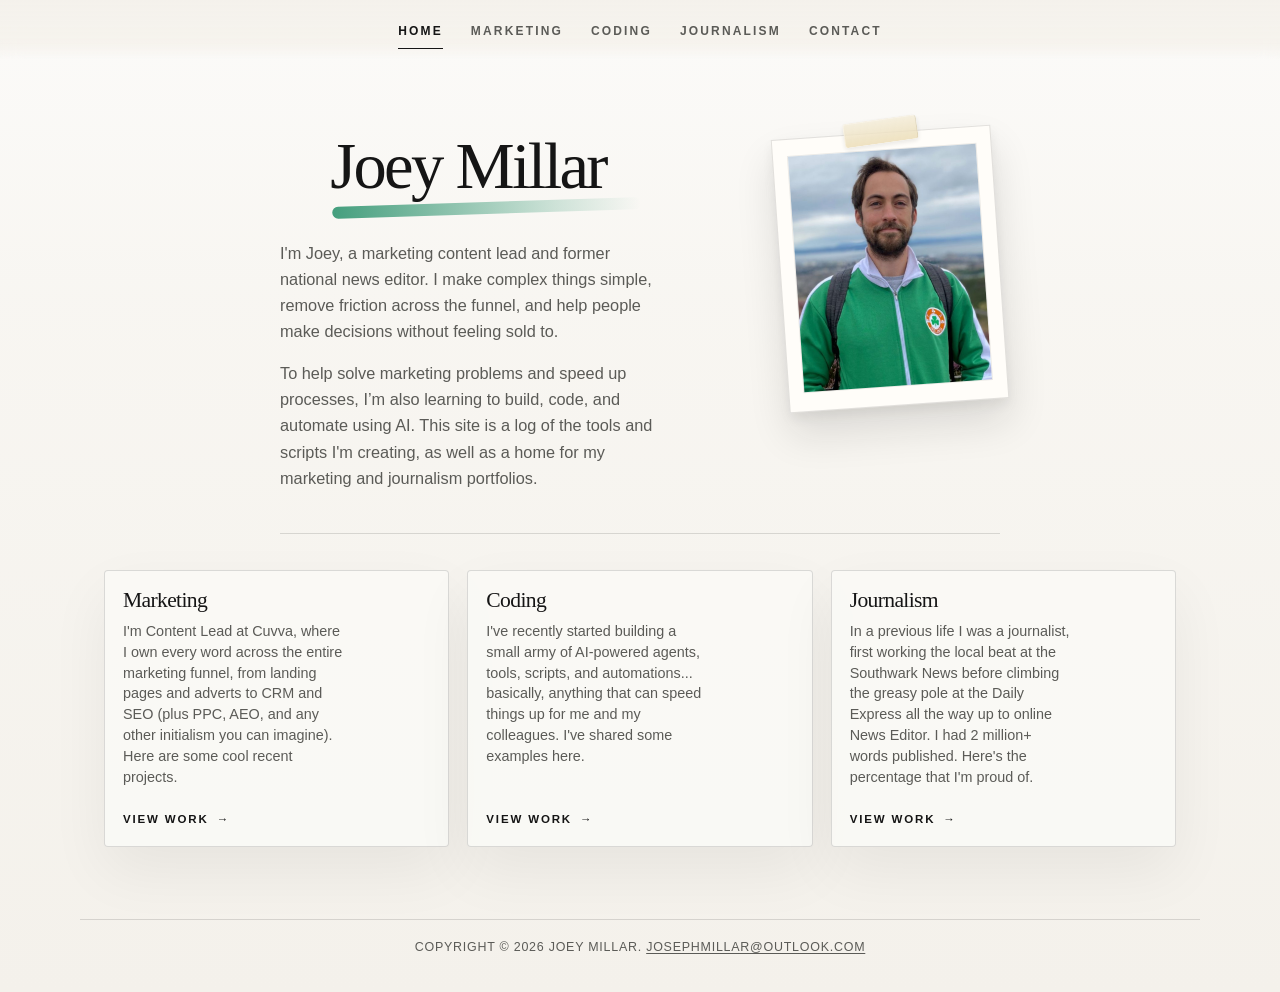
<file: index.html>
<!DOCTYPE html>
<html lang="en">
<head>
    <meta charset="UTF-8">
    <meta name="viewport" content="width=device-width, initial-scale=1.0">
    <meta name="description" content="Marketing content lead, vibe coder, former national news editor.">
    <meta name="author" content="Joey Millar">
    <title>Joey Millar | Marketing content lead, vibe coder, former national news editor</title>
    <link rel="canonical" href="https://joeymillar.com/">
    <meta property="og:type" content="website">
    <meta property="og:site_name" content="Joey Millar">
    <meta property="og:title" content="Joey Millar | Marketing content lead, vibe coder, former national news editor">
    <meta property="og:description" content="Marketing content lead, vibe coder, former national news editor.">
    <meta property="og:url" content="https://joeymillar.com/">
    <meta property="og:image" content="https://joeymillar.com/images/me.jpg">
    <meta name="twitter:card" content="summary_large_image">
    <meta name="twitter:title" content="Joey Millar | Marketing content lead, vibe coder, former national news editor">
    <meta name="twitter:description" content="Marketing content lead, vibe coder, former national news editor.">
    <meta name="twitter:image" content="https://joeymillar.com/images/me.jpg">
    <link rel="icon" href="data:image/svg+xml,%3Csvg xmlns='http://www.w3.org/2000/svg' viewBox='0 0 64 64'%3E%3Ctext y='50' font-size='48'%3E%E2%9C%8D%EF%B8%8F%3C/text%3E%3C/svg%3E">
    <link rel="stylesheet" href="styles.css">
    <script type="application/ld+json">
        {
            "@context": "https://schema.org",
            "@graph": [
                {
                    "@type": "WebSite",
                    "name": "Joey Millar",
                    "url": "https://joeymillar.com/"
                },
                {
                    "@type": "Person",
                    "name": "Joey Millar",
                    "url": "https://joeymillar.com/",
                    "image": "https://joeymillar.com/images/me.jpg",
                    "jobTitle": "Marketing content lead, vibe coder, former national news editor",
                    "worksFor": {
                        "@type": "Organization",
                        "name": "Cuvva"
                    },
                    "sameAs": [
                        "https://www.linkedin.com/in/josephmillar/"
                    ]
                }
            ]
        }
    </script>
</head>
<body class="page-subpage page-home">
    <nav class="landing-nav" aria-label="Primary">
        <button class="nav-toggle" type="button" aria-expanded="false" aria-controls="primary-nav-links">
            Menu
        </button>
        <div class="nav-links" id="primary-nav-links">
            <a href="index.html" class="home-nav-link-joey" aria-current="page">Home</a>
            <a href="marketing.html" class="home-nav-link-copywriting">Marketing</a>
            <a href="coding.html" class="home-nav-link-web-dev">Coding</a>
            <a href="journalism.html" class="home-nav-link-journalism">Journalism</a>
            <a href="contact.html" class="home-nav-link-contact">Contact</a>
        </div>
    </nav>
    <main class="page-shell">
        <section class="page-header content-copy">
            <div class="page-hero">
                <div class="page-hero-copy">
                    <h1>Joey Millar</h1>
                    <p>I'm Joey, a marketing content lead and former national news editor. I make complex things simple, remove friction across the funnel, and help people make decisions without feeling sold to.</p>
                    <p>To help solve marketing problems and speed up processes, I’m also learning to build, code, and automate using AI. This site is a log of the tools and scripts I'm creating, as well as a home for my marketing and journalism portfolios.</p>
                </div>
                <figure class="polaroid-card">
                    <img src="images/me.jpg" alt="Joey Millar smiling outdoors in a dark jacket" loading="lazy">
                </figure>
            </div>
        </section>
        <section class="content">
            <div class="tile-container">
                <a href="marketing.html" class="tile-copywriting">
                    <div class="tile-content">
                        <h2 class="tile-title">Marketing</h2>
                        <p class="tile-preview">I'm Content Lead at Cuvva, where I own every word across the entire marketing funnel, from landing pages and adverts to CRM and SEO (plus PPC, AEO, and any other initialism you can imagine). Here are some cool recent projects.</p>
                        <span class="tile-cta">View work</span>
                    </div>
                </a>
                <a href="coding.html" class="tile-web-dev">
                    <div class="tile-content">
                        <h2 class="tile-title">Coding</h2>
                        <p class="tile-preview">I've recently started building a small army of AI-powered agents, tools, scripts, and automations... basically, anything that can speed things up for me and my colleagues. I've shared some examples here.</p>
                        <span class="tile-cta">View work</span>
                    </div>
                </a>
                <a href="journalism.html" class="tile-journalism">
                    <div class="tile-content">
                        <h2 class="tile-title">Journalism</h2>
                        <p class="tile-preview">In a previous life I was a journalist, first working the local beat at the Southwark News before climbing the greasy pole at the Daily Express all the way up to online News Editor. I had 2 million+ words published. Here's the percentage that I'm proud of.</p>
                        <span class="tile-cta">View work</span>
                    </div>
                </a>
            </div>
        </section>
    </main>
    <footer class="site-footer">
        <p>Copyright © 2026 Joey Millar. <a href="mailto:josephmillar@outlook.com">josephmillar@outlook.com</a></p>
    </footer>
    <script src="script.js" defer></script>
</body>
</html>
</file>
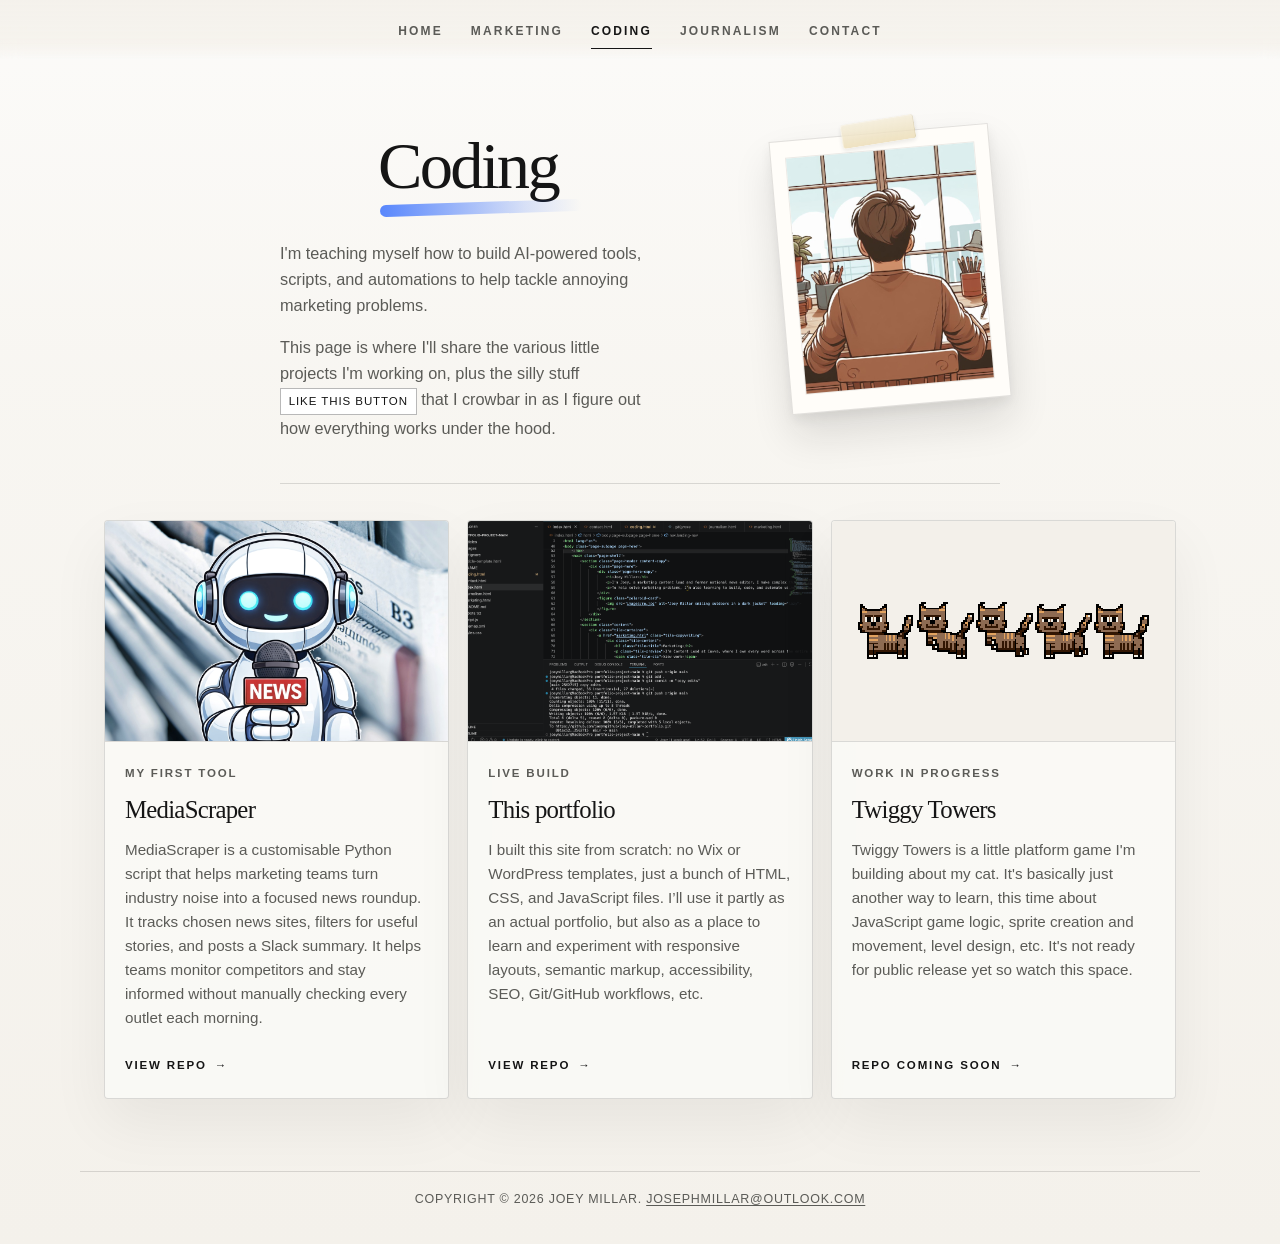
<file: coding.html>
<!DOCTYPE html>
<html lang="en">
<head>
    <meta charset="UTF-8">
    <meta name="viewport" content="width=device-width, initial-scale=1.0">
    <meta name="description" content="Joey Millar's coding projects, tools, automations, and AI agents">
    <meta name="author" content="Joey Millar">
    <title>Joey Millar | AI-powered marketing content lead and vibe coder</title>
    <link rel="canonical" href="https://joeymillar.com/coding.html">
    <meta property="og:type" content="website">
    <meta property="og:site_name" content="Joey Millar">
    <meta property="og:title" content="Joey Millar | AI-powered marketing content lead and vibe coder">
    <meta property="og:description" content="Joey Millar's coding projects, tools, automations, and AI agents">
    <meta property="og:url" content="https://joeymillar.com/coding.html">
    <meta property="og:image" content="https://joeymillar.com/images/joeymillar.jpg">
    <meta name="twitter:card" content="summary_large_image">
    <meta name="twitter:title" content="Joey Millar | AI-powered marketing content lead and vibe coder">
    <meta name="twitter:description" content="Joey Millar's coding projects, tools, automations, and AI agents">
    <meta name="twitter:image" content="https://joeymillar.com/images/joeymillar.jpg">
    <link rel="icon" href="data:image/svg+xml,%3Csvg xmlns='http://www.w3.org/2000/svg' viewBox='0 0 64 64'%3E%3Ctext y='50' font-size='48'%3E%E2%9C%8D%EF%B8%8F%3C/text%3E%3C/svg%3E">
    <link rel="stylesheet" href="styles.css">
    <script type="application/ld+json">
        {
            "@context": "https://schema.org",
            "@type": "Person",
            "name": "Joey Millar",
            "url": "https://joeymillar.com/",
            "image": "https://joeymillar.com/images/me.jpg",
            "jobTitle": "AI-powered marketing content lead and vibe coder",
            "sameAs": [
                "https://www.linkedin.com/in/josephmillar/"
            ]
        }
    </script>
</head>
<body class="page-subpage page-coding">

    <nav class="landing-nav" aria-label="Primary">
        <button class="nav-toggle" type="button" aria-expanded="false" aria-controls="primary-nav-links">
            Menu
        </button>
        <div class="nav-links" id="primary-nav-links">
            <a href="index.html" class="home-nav-link-joey">Home</a>
            <a href="marketing.html" class="home-nav-link-copywriting">Marketing</a>
            <a href="coding.html" class="home-nav-link-web-dev" aria-current="page">Coding</a>
            <a href="journalism.html" class="home-nav-link-journalism">Journalism</a>
            <a href="contact.html" class="home-nav-link-contact">Contact</a>
        </div>
    </nav>
    <main class="page-shell">
        <section class="page-header content-copy">
            <div class="page-hero">
                <div class="page-hero-copy">
                    <h1>Coding</h1>
                    <p>I'm teaching myself how to build AI-powered tools, scripts, and automations to help tackle annoying marketing problems.</p>
                    <p>This page is where I'll share the various little projects I'm working on, plus the silly stuff <button id="confettiButton" class="inline-button" type="button">like this button</button> that I crowbar in as I figure out how everything works under the hood.</p>
                </div>
                <figure class="polaroid-card">
                    <img src="images/joeymillar.jpg" alt="An illustrated portrait of Joey Millar" loading="lazy">
                </figure>
            </div>
        </section>
        <section class="content">
            <div class="tile-container">
        <a href="https://github.com/joeymgithub/media-scraper" target="_blank" rel="noopener noreferrer" class="tile-web-dev">
            <div class="tile-image-wrapper">
                <img src="images/media-scraper.jpg" alt="Preview image for the Media Scraper internal tool project" class="tile-image" loading="lazy">
            </div>
            <div class="tile-content">
                <p class="tile-meta">My first tool</p>
                <h2 class="tile-title">MediaScraper</h2>
                <p class="tile-preview">MediaScraper is a customisable Python script that helps marketing teams turn industry noise into a focused news roundup. It tracks chosen news sites, filters for useful stories, and posts a Slack summary. It helps teams monitor competitors and stay informed without manually checking every outlet each morning.</p>
                <span class="tile-cta">View repo</span>
            </div>
        </a>
        <a href="https://github.com/joeymgithub/joey-millar-portfolio" target="_blank" rel="noopener noreferrer" class="tile-web-dev">
            <div class="tile-image-wrapper">
                <img src="images/this-website.png" alt="Screenshot of this portfolio site being edited in a code editor" class="tile-image" loading="lazy">
            </div>
            <div class="tile-content">
                <p class="tile-meta">Live build</p>
                <h2 class="tile-title">This portfolio</h2>
                <p class="tile-preview">I built this site from scratch: no Wix or WordPress templates, just a bunch of HTML, CSS, and JavaScript files. I’ll use it partly as an actual portfolio, but also as a place to learn and experiment with responsive layouts, semantic markup, accessibility, SEO, Git/GitHub workflows, etc.</p>
                <span class="tile-cta">View repo</span>
            </div>
        </a>
        <div class="tile-web-dev">
            <div class="tile-image-wrapper">
                <img src="images/twiggy-walk-horizontal.png" alt="Twiggy Towers walking sprite sheet" class="tile-image tile-sprite-image" loading="lazy">
            </div>
            <div class="tile-content">
                <p class="tile-meta">Work in progress</p>
                <h2 class="tile-title">Twiggy Towers</h2>
                <p class="tile-preview">Twiggy Towers is a little platform game I'm building about my cat. It's basically just another way to learn, this time about JavaScript game logic, sprite creation and movement, level design, etc. It's not ready for public release yet so watch this space.</p>
                <span class="tile-cta">Repo coming soon</span>
            </div>
        </div>
            </div>
        </section>
    </main>
    <footer class="site-footer">
        <p>Copyright © 2026 Joey Millar. <a href="mailto:josephmillar@outlook.com">josephmillar@outlook.com</a></p>
    </footer>
    <script src="script.js" defer></script>
</body>
</html>
</file>
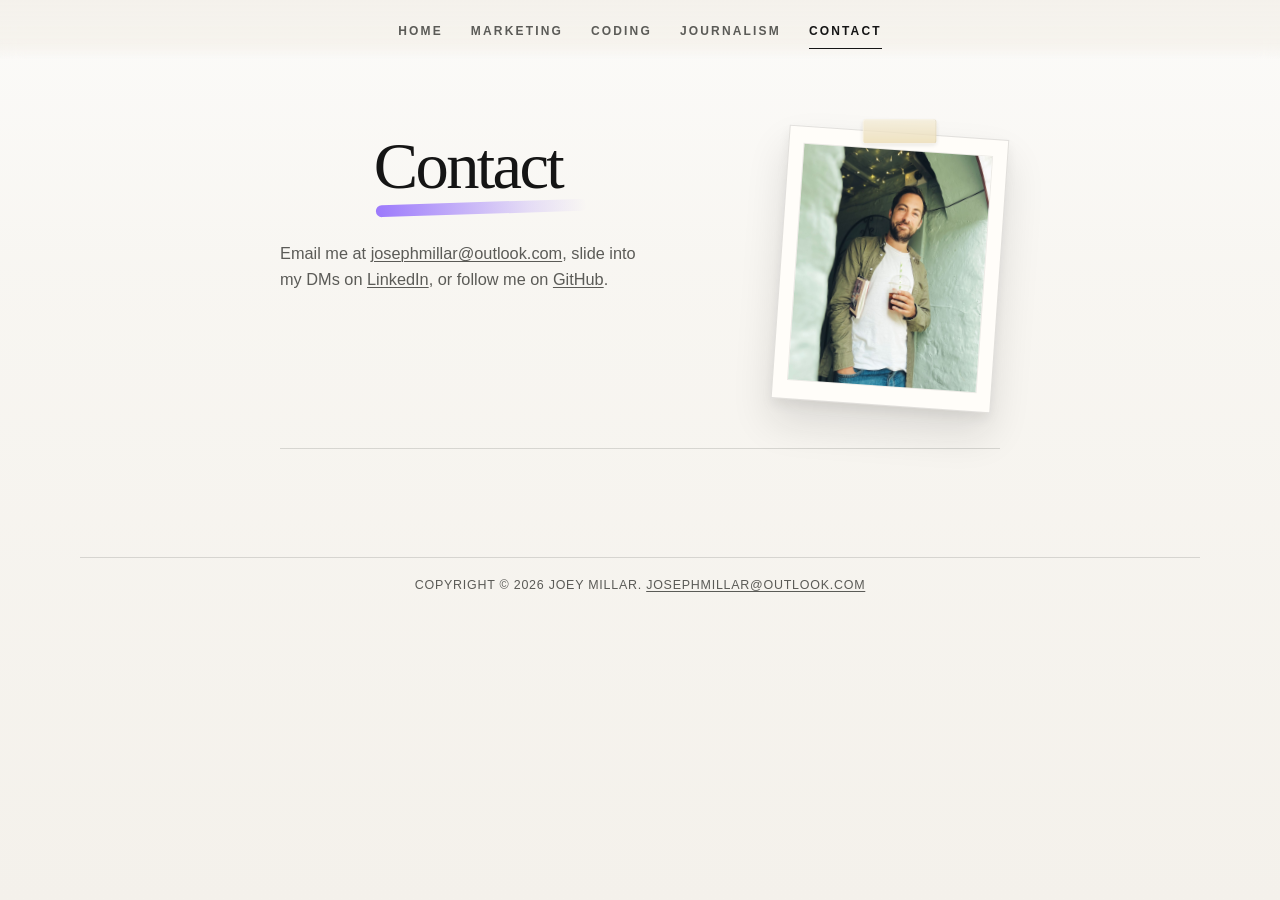
<file: contact.html>
<!DOCTYPE html>
<html lang="en">
<head>
    <meta charset="UTF-8">
    <meta name="viewport" content="width=device-width, initial-scale=1.0">
    <meta name="description" content="Contact Joey Millar, marketing content lead, vibe coder, former national news editor">
    <meta name="author" content="Joey Millar">
    <title>Contact Joey Millar | Marketing content lead, vibe coder, former national news editor</title>
    <link rel="canonical" href="https://joeymillar.com/contact.html">
    <meta property="og:type" content="website">
    <meta property="og:site_name" content="Joey Millar">
    <meta property="og:title" content="Contact Joey Millar | Content marketing lead and vibe coder">
    <meta property="og:description" content="Contact Joey Millar, marketing content lead, vibe coder, former national news editor">
    <meta property="og:url" content="https://joeymillar.com/contact.html">
    <meta property="og:image" content="https://joeymillar.com/images/joeymillar2.jpg">
    <meta name="twitter:card" content="summary_large_image">
    <meta name="twitter:title" content="Contact Joey Millar | Marketing content lead, vibe coder, former national news editor">
    <meta name="twitter:description" content="Contact Joey Millar, marketing content lead, vibe coder, former national news editor">
    <meta name="twitter:image" content="https://joeymillar.com/images/joeymillar2.jpg">
    <link rel="icon" href="data:image/svg+xml,%3Csvg xmlns='http://www.w3.org/2000/svg' viewBox='0 0 64 64'%3E%3Ctext y='50' font-size='48'%3E%E2%9C%8D%EF%B8%8F%3C/text%3E%3C/svg%3E">
    <link rel="stylesheet" href="styles.css">
    <script type="application/ld+json">
        {
            "@context": "https://schema.org",
            "@type": "Person",
            "name": "Joey Millar",
            "url": "https://joeymillar.com/",
            "image": "https://joeymillar.com/images/joeymillar2.jpg",
            "jobTitle": "Marketing content lead, vibe coder, former national news editor",
            "sameAs": [
                "https://www.linkedin.com/in/josephmillar/"
            ]
        }
    </script>
</head>
<body class="page-subpage page-contact">
    <nav class="landing-nav" aria-label="Primary">
        <button class="nav-toggle" type="button" aria-expanded="false" aria-controls="primary-nav-links">
            Menu
        </button>
        <div class="nav-links" id="primary-nav-links">
            <a href="index.html" class="home-nav-link-joey">Home</a>
            <a href="marketing.html" class="home-nav-link-copywriting">Marketing</a>
            <a href="coding.html" class="home-nav-link-web-dev">Coding</a>
            <a href="journalism.html" class="home-nav-link-journalism">Journalism</a>
            <a href="contact.html" class="home-nav-link-contact" aria-current="page">Contact</a>
        </div>
    </nav>
    <main class="page-shell">
        <section class="page-header content-copy">
            <div class="page-hero">
                <div class="page-hero-copy">
                    <h1>Contact</h1>
                    <p>Email me at <a href="mailto:josephmillar@outlook.com">josephmillar@outlook.com</a>, slide into my DMs on <a href="https://www.linkedin.com/in/josephmillar/" target="_blank" rel="noopener noreferrer">LinkedIn</a>, or follow me on <a href="https://github.com/joeymgithub" target="_blank" rel="noopener noreferrer">GitHub</a>.</p>
                </div>
                <figure class="polaroid-card">
                    <img src="images/joeymillar2.jpg" alt="A portrait photo of Joey Millar" loading="lazy">
                </figure>
            </div>
        </section>
    </main>
    <footer class="site-footer">
        <p>Copyright © 2026 Joey Millar. <a href="mailto:josephmillar@outlook.com">josephmillar@outlook.com</a></p>
    </footer>
    <script src="script.js" defer></script>
</body>
</html>
</file>
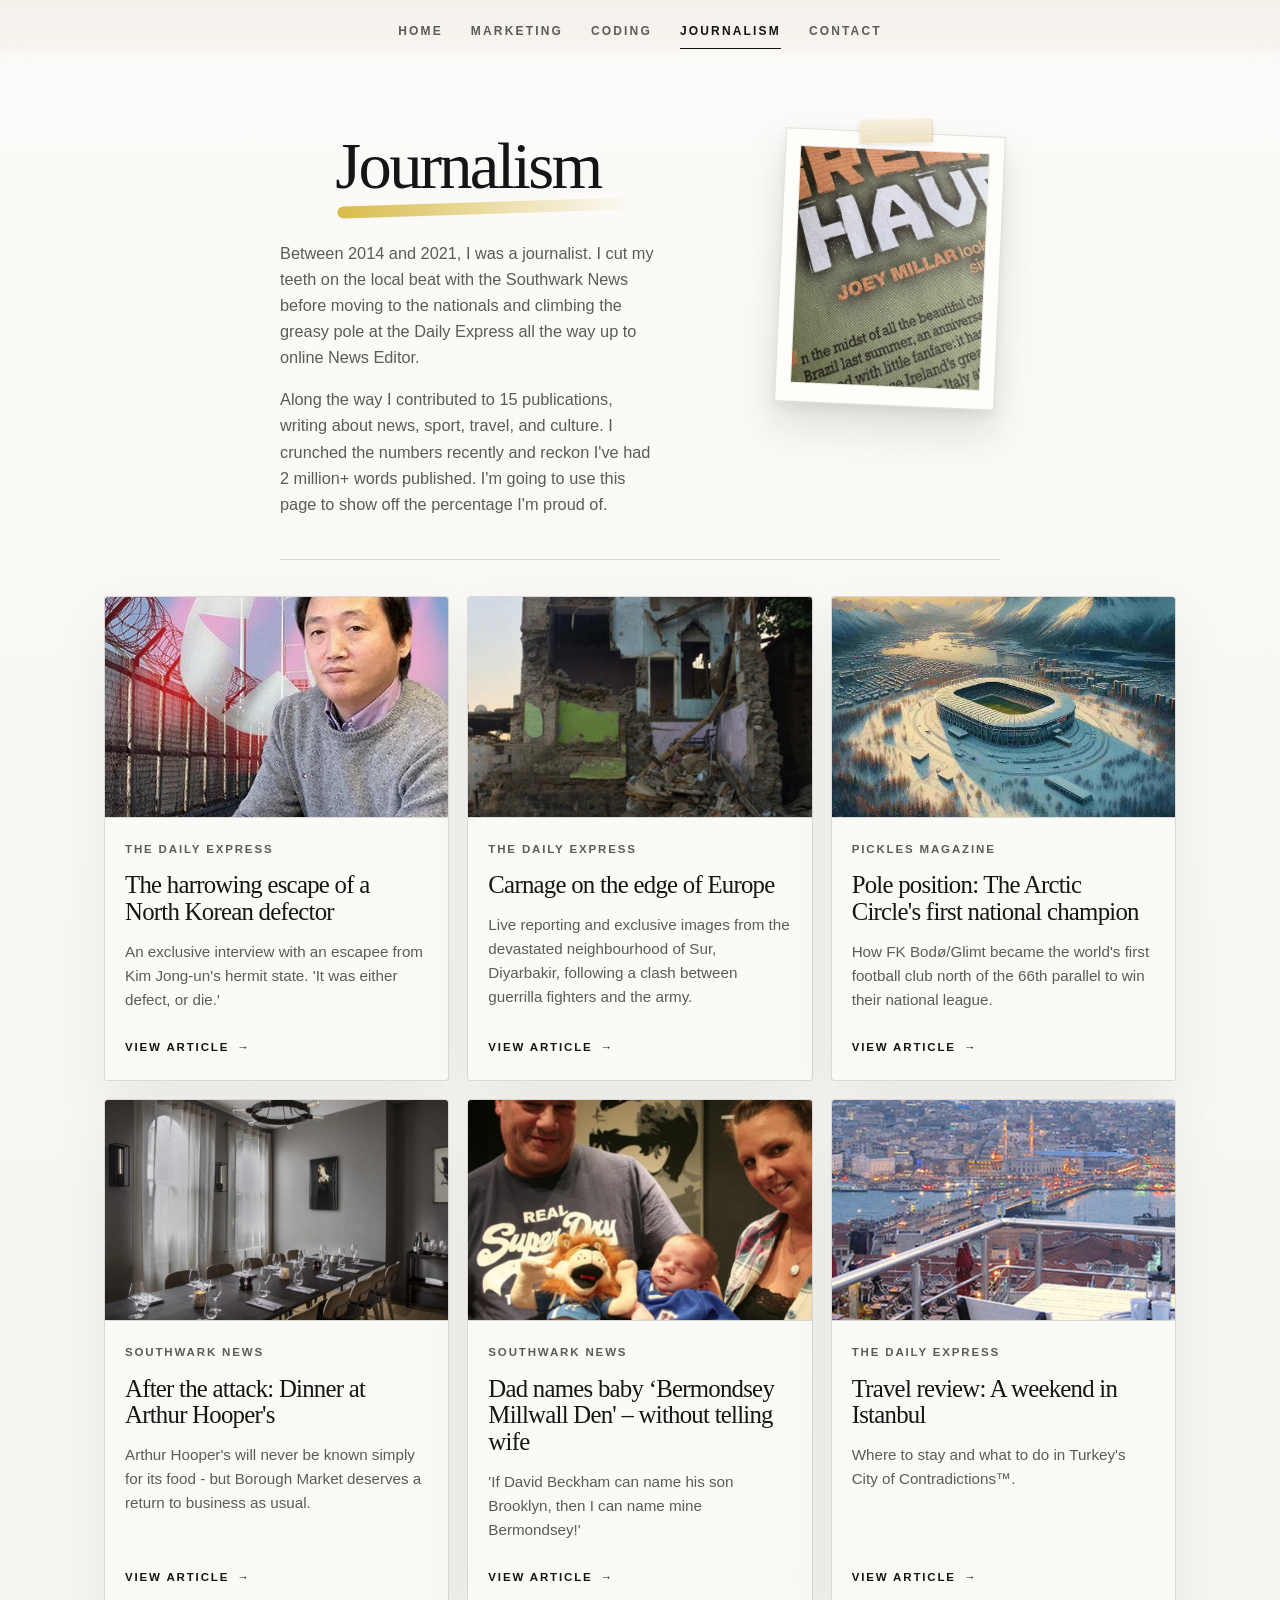
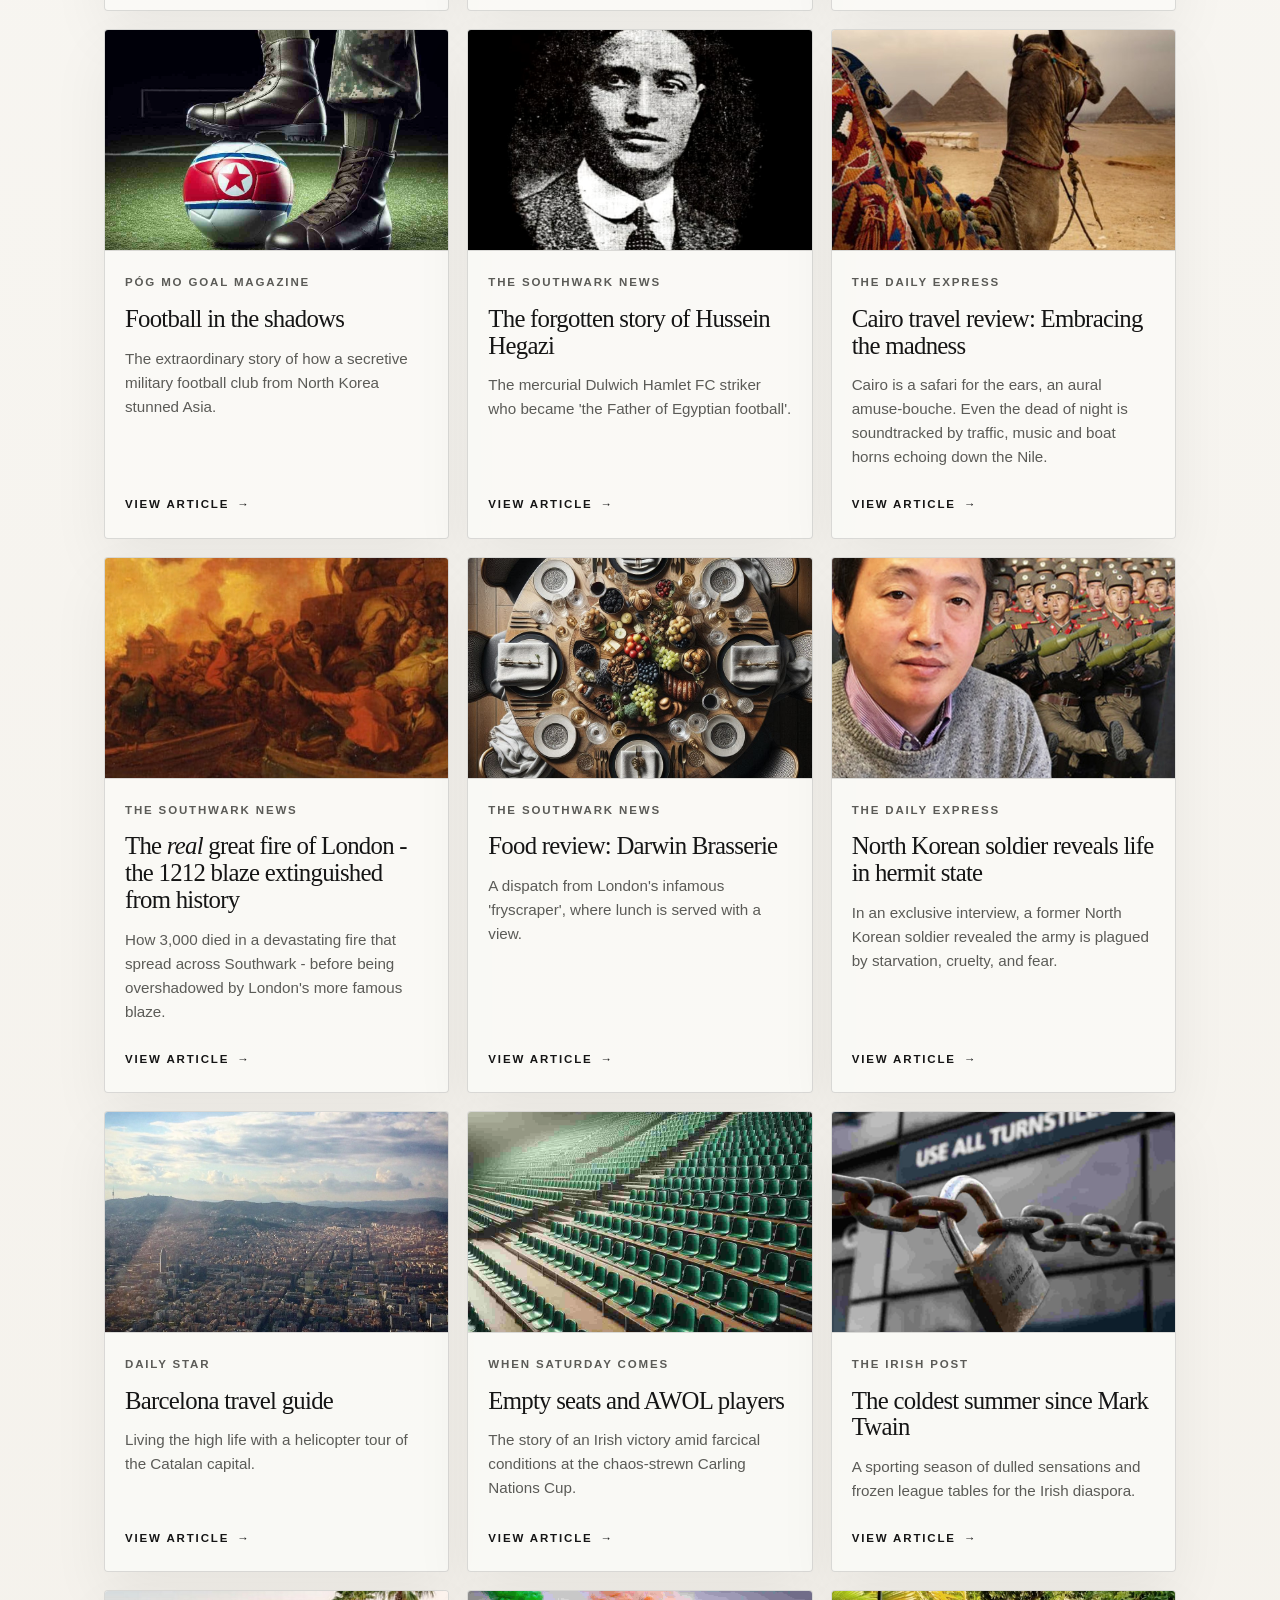
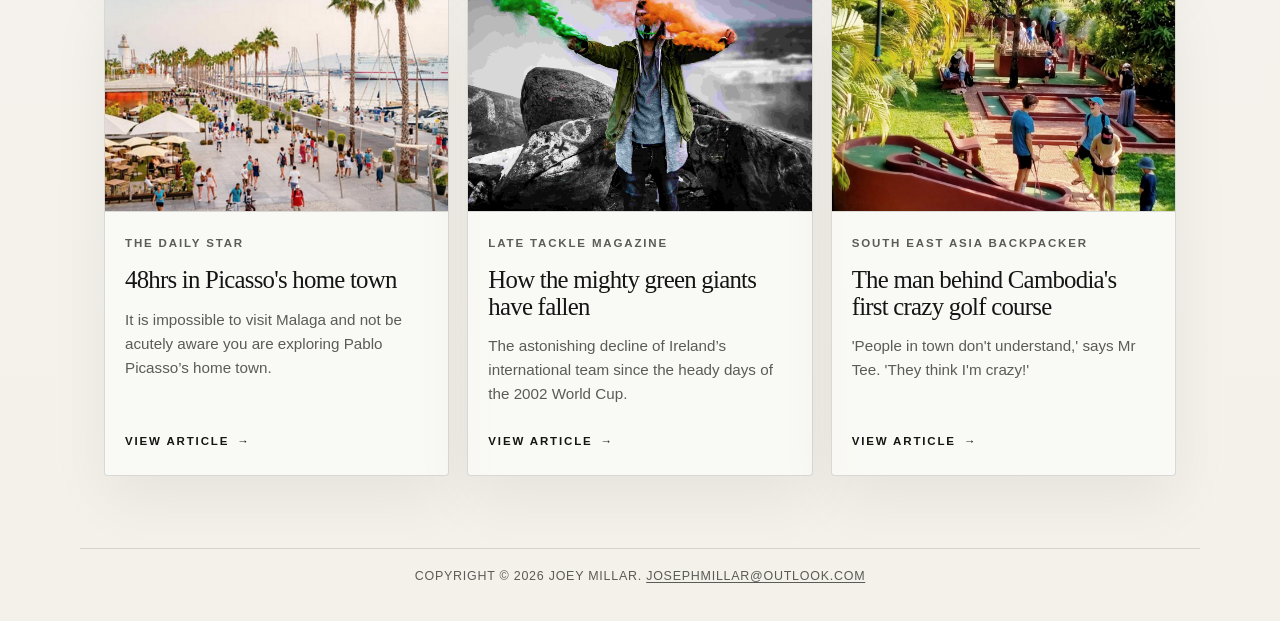
<file: journalism.html>
<!DOCTYPE html>
<html lang="en">
<head>
    <meta charset="UTF-8">
    <meta name="viewport" content="width=device-width, initial-scale=1.0">
    <meta name="description" content="Before I moved into marketing, I was a journalist. I had 2 million+ words published. Here's the percentage I'm proud of.">
    <meta name="author" content="Joey Millar">
    <title>Joey Millar's journalism portfolio</title>
    <link rel="canonical" href="https://joeymillar.com/journalism.html">
    <meta property="og:type" content="website">
    <meta property="og:site_name" content="Joey Millar">
    <meta property="og:title" content="Joey Millar's journalism portfolio">
    <meta property="og:description" content="Before I moved into marketing, I was a journalist. I had 2 million+ words published. Here's the percentage I'm proud of.">
    <meta property="og:url" content="https://joeymillar.com/journalism.html">
    <meta property="og:image" content="https://joeymillar.com/images/byline.jpg">
    <meta name="twitter:card" content="summary_large_image">
    <meta name="twitter:title" content="Joey Millar's journalism portfolio">
    <meta name="twitter:description" content="Before I moved into marketing, I was a journalist. I had 2 million+ words published. Here's the percentage I'm proud of.">
    <meta name="twitter:image" content="https://joeymillar.com/images/byline.jpg">
    <link rel="icon" href="data:image/svg+xml,%3Csvg xmlns='http://www.w3.org/2000/svg' viewBox='0 0 64 64'%3E%3Ctext y='50' font-size='48'%3E%E2%9C%8D%EF%B8%8F%3C/text%3E%3C/svg%3E">
    <link rel="stylesheet" href="styles.css">
    <script type="application/ld+json">
        {
            "@context": "https://schema.org",
            "@type": "Person",
            "name": "Joey Millar",
            "url": "https://joeymillar.com/",
            "image": "https://joeymillar.com/images/me.jpg",
            "jobTitle": "Marketing content lead, vibe coder, and former national news editor",
            "sameAs": [
                "https://www.linkedin.com/in/josephmillar/"
            ]
        }
    </script>
</head>
<body class="page-subpage page-journalism">
    <nav class="landing-nav" aria-label="Primary">
        <button class="nav-toggle" type="button" aria-expanded="false" aria-controls="primary-nav-links">
            Menu
        </button>
        <div class="nav-links" id="primary-nav-links">
            <a href="index.html" class="home-nav-link-joey">Home</a>
            <a href="marketing.html" class="home-nav-link-copywriting">Marketing</a>
            <a href="coding.html" class="home-nav-link-web-dev">Coding</a>
            <a href="journalism.html" class="home-nav-link-journalism" aria-current="page">Journalism</a>
            <a href="contact.html" class="home-nav-link-contact">Contact</a>
        </div>
    </nav>
    <main class="page-shell">
        <section class="page-header content-copy">
            <div class="page-hero">
                <div class="page-hero-copy">
                    <h1>Journalism</h1>
                    <p>Between 2014 and 2021, I was a journalist. I cut my teeth on the local beat with the Southwark News before moving to the nationals and climbing the greasy pole at the Daily Express all the way up to online News Editor.</p>
                    <p>Along the way I contributed to 15 publications, writing about news, sport, travel, and culture. I crunched the numbers recently and reckon I've had 2 million+ words published. I'm going to use this page to show off the percentage I'm proud of.</p>
                </div>
                <figure class="polaroid-card">
                    <img src="images/byline.jpg" alt="A Joey Millar byline portrait" loading="lazy">
                </figure>
            </div>
        </section>
        <section class="content">
            <div class="tile-container">
        <a href="https://www.express.co.uk/news/world/895530/north-korea-news-defector-escapes-border-joo-il-kim" target="_blank" rel="noopener noreferrer" class="tile-journalism">
            <div class="tile-image-wrapper">
                <img src="images/north.jpg" alt="North Korean defector Mr Kim" class="tile-image" loading="lazy">
            </div>
            <div class="tile-content">
                <p class="tile-meta">The Daily Express</p>
                <h2 class="tile-title">The harrowing escape of a North Korean defector</h2>
                <p class="tile-preview">An exclusive interview with an escapee from Kim Jong-un's hermit state. 'It was either defect, or die.'</p>
                <span class="tile-cta">View article</span>
            </div>
        </a>
        
        <a href="https://www.express.co.uk/news/world/720342/sur-diyarbakir-turkey-pkk-battle-photos-middle-east" target="_blank" rel="noopener noreferrer" class="tile-journalism">
            <div class="tile-image-wrapper">
                <img src="images/sur.jpg" alt="Devastation in Sur, Turkey" class="tile-image" loading="lazy">
            </div>
            <div class="tile-content">
                <p class="tile-meta">The Daily Express</p>
                <h2 class="tile-title">Carnage on the edge of Europe</h2>
                <p class="tile-preview">Live reporting and exclusive images from the devastated neighbourhood of Sur, Diyarbakir, following a clash between guerrilla fighters and the army.</p>
                <span class="tile-cta">View article</span>
            </div>
        </a>

        <a href="articles/bodo.pdf" target="_blank" rel="noopener noreferrer" class="tile-journalism">
            <div class="tile-image-wrapper">
                <img src="images/bodo.jpg" alt="A snowy football stadium in Norway" class="tile-image" loading="lazy">
            </div>
            <div class="tile-content">
                <p class="tile-meta">Pickles magazine</p>
                <h2 class="tile-title">Pole position: The Arctic Circle's first national champion</h2>
                <p class="tile-preview">How FK Bodø/Glimt became the world's first football club north of the 66th parallel to win their national league.</p>
                <span class="tile-cta">View article</span>
            </div>
        </a>
        
        <a href="articles/arthur-hooper.jpeg" target="_blank" rel="noopener noreferrer" class="tile-journalism">
            <div class="tile-image-wrapper">
                <img src="images/hooper.jpg" alt="Arthur Hooper's in London Bridge" class="tile-image" loading="lazy">
            </div>
            <div class="tile-content">
                <p class="tile-meta">Southwark News</p>
                <h2 class="tile-title">After the attack: Dinner at Arthur Hooper's</h2>
                <p class="tile-preview">Arthur Hooper's will never be known simply for its food - but Borough Market deserves a return to business as usual.</p>
                <span class="tile-cta">View article</span>
            </div>
        </a>
        

        <a href="https://southwarknews.co.uk/news/dad-names-baby-boy-bermondsey-millwall-den-bloomfield-without-telling-his-wife/" target="_blank" rel="noopener noreferrer" class="tile-journalism">
            <div class="tile-image-wrapper">
                <img src="images/millwall.png" alt="A baby in a Millwall top" class="tile-image" loading="lazy">
            </div>
            <div class="tile-content">
                <p class="tile-meta">Southwark News</p>
                <h2 class="tile-title">Dad names baby ‘Bermondsey Millwall Den' – without telling wife</h2>
                <p class="tile-preview">'If David Beckham can name his son Brooklyn, then I can name mine Bermondsey!'</p>
                <span class="tile-cta">View article</span>
            </div>
        </a>
        
        <a href="https://www.express.co.uk/travel/shortbreaks/813427/istanbul-travel-guide-48-hours-where-stay-eat-drink-do" target="_blank" rel="noopener noreferrer" class="tile-journalism">
            <div class="tile-image-wrapper">
                <img src="images/istanbul.jpg" alt="Istanbul" class="tile-image" loading="lazy">
            </div>
            <div class="tile-content">
                <p class="tile-meta">The Daily Express</p>
                <h2 class="tile-title">Travel review: A weekend in Istanbul</h2>
                <p class="tile-preview">Where to stay and what to do in Turkey's City of Contradictions™️.</p>
                <span class="tile-cta">View article</span>
            </div>
        </a>
        
        <a href="articles/nk.pdf" target="_blank" rel="noopener noreferrer" class="tile-journalism">
            <div class="tile-image-wrapper">
                <img src="images/foot.jpg" alt="A military boot standing on a football" class="tile-image" loading="lazy">
            </div>
            <div class="tile-content">
                <p class="tile-meta">Póg mo Goal magazine</p>
                <h2 class="tile-title">Football in the shadows</h2>
                <p class="tile-preview">The extraordinary story of how a secretive military football club from North Korea stunned Asia.</p>
                <span class="tile-cta">View article</span>
            </div>
        </a>
        
        <a href="https://southwarknews.co.uk/history/in-depth-history/the-forgotten-story-of-hossein-hegazi" target="_blank" rel="noopener noreferrer" class="tile-journalism">
            <div class="tile-image-wrapper">
                <img src="images/hussein.png" alt="Hussein Hegazi" class="tile-image" loading="lazy">
            </div>
            <div class="tile-content">
                <p class="tile-meta">The Southwark News</p>
                <h2 class="tile-title">The forgotten story of Hussein Hegazi</h2>
                <p class="tile-preview">The mercurial Dulwich Hamlet FC striker who became 'the Father of Egyptian football'.</p>
                <span class="tile-cta">View article</span>
            </div>
        </a>
        
        <a href="https://www.express.co.uk/travel/shortbreaks/1208268/cairo-holiday-visit-egypt-guide-cairo-food-events-conrad-cairo-hotel" target="_blank" rel="noopener noreferrer" class="tile-journalism">
            <div class="tile-image-wrapper">
                <img src="images/cairo.jpg" alt="A camel in Egypt" class="tile-image" loading="lazy">
            </div>
            <div class="tile-content">
                <p class="tile-meta">The Daily Express</p>
                <h2 class="tile-title">Cairo travel review: Embracing the madness</h2>
                <p class="tile-preview">Cairo is a safari for the ears, an aural amuse-bouche. Even the dead of night is soundtracked by traffic, music and boat horns echoing down the Nile.</p>
                <span class="tile-cta">View article</span>
            </div>
        </a>
                
        <a href="https://southwarknews.co.uk/history/in-depth-history/8219-2/" target="_blank" rel="noopener noreferrer" class="tile-journalism">
            <div class="tile-image-wrapper">
                <img src="images/fire.jpg" alt="A fire in London" class="tile-image" loading="lazy">
            </div>
            <div class="tile-content">
                <p class="tile-meta">The Southwark News</p>
                <h2 class="tile-title">The <i>real</i> great fire of London - the 1212 blaze extinguished from history</h2>
                <p class="tile-preview">How 3,000 died in a devastating fire that spread across Southwark - before being overshadowed by London's more famous blaze.</p>
                <span class="tile-cta">View article</span>
            </div>
        </a>
        
        <a href="articles/darwin.pdf" target="_blank" rel="noopener noreferrer" class="tile-journalism">
            <div class="tile-image-wrapper">
                <img src="images/darwin.jpeg" alt="A fine dining restaurant" class="tile-image" loading="lazy">
            </div>
            <div class="tile-content">
                <p class="tile-meta">The Southwark News</p>
                <h2 class="tile-title">Food review: Darwin Brasserie</h2>
                <p class="tile-preview">A dispatch from London's infamous 'fryscraper', where lunch is served with a view.</p>
                <span class="tile-cta">View article</span>
            </div>
        </a>

        <a href="https://www.express.co.uk/news/world/895114/north-korea-news-army-soldiers-defector-joo-il-kim-kim-jong-un" target="_blank" rel="noopener noreferrer" class="tile-journalism">
            <div class="tile-image-wrapper">
                <img src="images/nk2.jpg" alt="A North Korean defector" class="tile-image" loading="lazy">
            </div>
            <div class="tile-content">
                <p class="tile-meta">The Daily Express</p>
                <h2 class="tile-title">North Korean soldier reveals life in hermit state</h2>
                <p class="tile-preview">In an exclusive interview, a former North Korean soldier revealed the army is plagued by starvation, cruelty, and fear.</p>
                <span class="tile-cta">View article</span>
            </div>
        </a>

        <a href="articles/barcelona.pdf" target="_blank" rel="noopener noreferrer" class="tile-journalism">
            <div class="tile-image-wrapper">
                <img src="images/barca.jpg" alt="Barcelona from the air" class="tile-image" loading="lazy">
            </div>
            <div class="tile-content">
                <p class="tile-meta">Daily Star</p>
                <h2 class="tile-title">Barcelona travel guide</h2>
                <p class="tile-preview">Living the high life with a helicopter tour of the Catalan capital.</p>
                <span class="tile-cta">View article</span>
            </div>
        </a>
        
        <a href="https://www.wsc.co.uk/stories/empty-seats-and-awol-players-why-2011-s-carling-nations-cup-was-a-dublin-dud/" target="_blank" rel="noopener noreferrer" class="tile-journalism">
            <div class="tile-image-wrapper">
                <img src="images/ireland.jpg" alt="Empty seats at Ireland's stadium" class="tile-image" loading="lazy">
            </div>
            <div class="tile-content">
                <p class="tile-meta">When Saturday Comes</p>
                <h2 class="tile-title">Empty seats and AWOL players</h2>
                <p class="tile-preview">The story of an Irish victory amid farcical conditions at the chaos-strewn Carling Nations Cup.</p>
                <span class="tile-cta">View article</span>
            </div>
        </a>
        
        <a href="https://www.irishpost.com/sport/sport-2020-a-year-of-dulled-sensations-and-frozen-league-tables-191204" target="_blank" rel="noopener noreferrer" class="tile-journalism">
            <div class="tile-image-wrapper">
                <img src="images/lock.jpg" alt="A locked padlock in front of a sports turnstile" class="tile-image" loading="lazy">
            </div>
            <div class="tile-content">
                <p class="tile-meta">The Irish Post</p>
                <h2 class="tile-title">The coldest summer since Mark Twain</h2>
                <p class="tile-preview">A sporting season of dulled sensations and frozen league tables for the Irish diaspora.</p>
                <span class="tile-cta">View article</span>
            </div>
        </a>
        
        <a href="https://www.dailystar.co.uk/travel/adventure/malaga-spain-travel-review-16888709" target="_blank" rel="noopener noreferrer" class="tile-journalism">
            <div class="tile-image-wrapper">
                <img src="images/malaga.jpg" alt="Malaga, Spain" class="tile-image" loading="lazy">
            </div>
            <div class="tile-content">
                <p class="tile-meta">The Daily Star</p>
                <h2 class="tile-title">48hrs in Picasso's home town</h2>
                <p class="tile-preview">It is impossible to visit Malaga and not be acutely aware you are exploring Pablo Picasso’s home town.</p>
                <span class="tile-cta">View article</span>
            </div>
        </a>
        
        <a href="articles/giants.pdf" target="_blank" rel="noopener noreferrer" class="tile-journalism">
            <div class="tile-image-wrapper">
                <img src="images/giants.jpg" alt="An Irish football fan with green and orange flares" class="tile-image" loading="lazy">
            </div>
            <div class="tile-content">
                <p class="tile-meta">Late Tackle magazine</p>
                <h2 class="tile-title">How the mighty green giants have fallen</h2>
                <p class="tile-preview">The astonishing decline of Ireland’s international team since the heady days of the 2002 World Cup.</p>
                <span class="tile-cta">View article</span>
            </div>
        </a>

        <a href="articles/angkor.pdf" target="_blank" rel="noopener noreferrer" class="tile-journalism">
            <div class="tile-image-wrapper">
                <img src="images/angkorputt.jpg" alt="A crazy golf course" class="tile-image" loading="lazy">
            </div>
            <div class="tile-content">
                <p class="tile-meta">South East Asia Backpacker</p>
                <h2 class="tile-title">The man behind Cambodia's first crazy golf course</h2>
                <p class="tile-preview">'People in town don't understand,' says Mr Tee. 'They think I'm crazy!'</p>
                <span class="tile-cta">View article</span>
            </div>
        </a>
        

            </div>
        </section>
    </main>
    <footer class="site-footer">
        <p>Copyright © 2026 Joey Millar. <a href="mailto:josephmillar@outlook.com">josephmillar@outlook.com</a></p>
    </footer>
    <script src="script.js" defer></script>
</body>
</html>
</file>
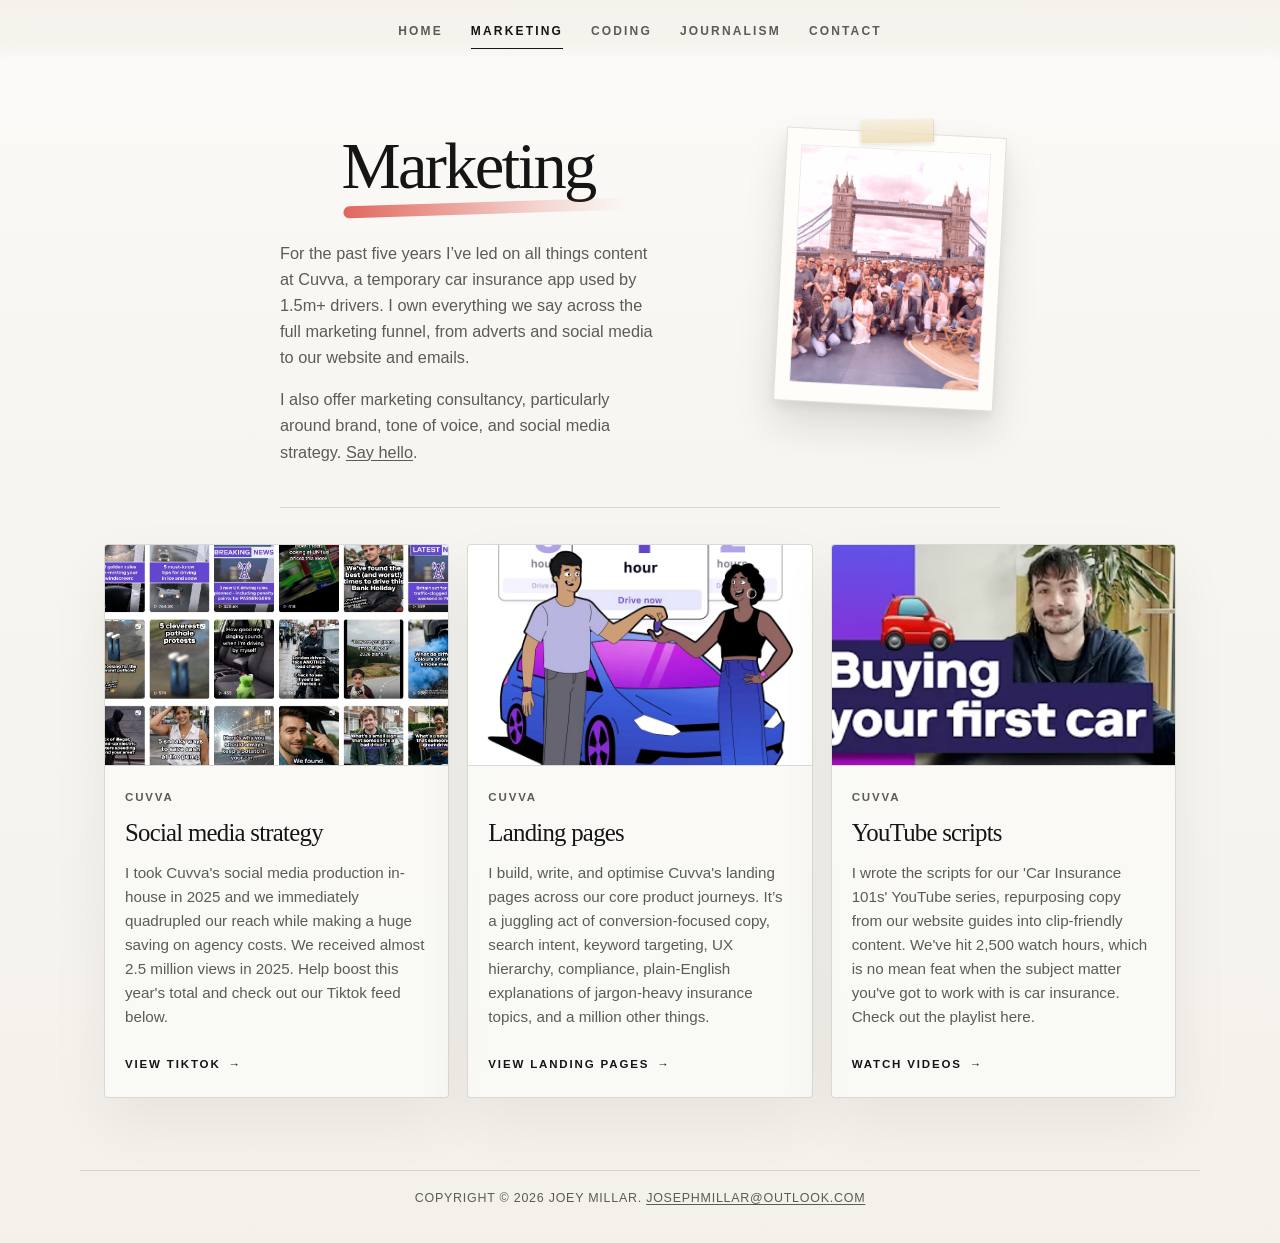
<file: marketing.html>
<!DOCTYPE html>
<html lang="en">
<head>
    <meta charset="UTF-8">
    <meta name="viewport" content="width=device-width, initial-scale=1.0">
    <meta name="description" content="Joey Millar's content marketing, copywriting, SEO, lifecycle, and AI-powered marketing portfolio.">
    <meta name="author" content="Joey Millar">
    <title>Joey Millar | Marketing portfolio</title>
    <link rel="canonical" href="https://joeymillar.com/marketing.html">
    <meta property="og:type" content="website">
    <meta property="og:site_name" content="Joey Millar">
    <meta property="og:title" content="Joey Millar | Marketing portfolio">
    <meta property="og:description" content="Joey Millar's content marketing, copywriting, SEO, lifecycle, and AI-powered marketing portfolio">
    <meta property="og:url" content="https://joeymillar.com/marketing.html">
    <meta property="og:image" content="https://joeymillar.com/images/cuvvateam.jpg">
    <meta name="twitter:card" content="summary_large_image">
    <meta name="twitter:title" content="Joey Millar | Marketing portfolio">
    <meta name="twitter:description" content="Joey Millar's content marketing, copywriting, SEO, lifecycle, and AI-powered marketing portfolio">
    <meta name="twitter:image" content="https://joeymillar.com/images/cuvvateam.jpg">
    <link rel="icon" href="data:image/svg+xml,%3Csvg xmlns='http://www.w3.org/2000/svg' viewBox='0 0 64 64'%3E%3Ctext y='50' font-size='48'%3E%E2%9C%8D%EF%B8%8F%3C/text%3E%3C/svg%3E">
    <link rel="stylesheet" href="styles.css">
    <script type="application/ld+json">
        {
            "@context": "https://schema.org",
            "@type": "Person",
            "name": "Joey Millar",
            "url": "https://joeymillar.com/",
            "image": "https://joeymillar.com/images/me.jpg",
            "jobTitle": "Marketing content lead, vibe coder, and former national news editor",
            "sameAs": [
                "https://www.linkedin.com/in/josephmillar/"
            ]
        }
    </script>
</head>
<body class="page-subpage page-marketing">
    <nav class="landing-nav" aria-label="Primary">
        <button class="nav-toggle" type="button" aria-expanded="false" aria-controls="primary-nav-links">
            Menu
        </button>
        <div class="nav-links" id="primary-nav-links">
            <a href="index.html" class="home-nav-link-joey">Home</a>
            <a href="marketing.html" class="home-nav-link-copywriting" aria-current="page">Marketing</a>
            <a href="coding.html" class="home-nav-link-web-dev">Coding</a>
            <a href="journalism.html" class="home-nav-link-journalism">Journalism</a>
            <a href="contact.html" class="home-nav-link-contact">Contact</a>
        </div>
    </nav>
    <main class="page-shell">
        <section class="page-header content-copy">
            <div class="page-hero">
                <div class="page-hero-copy">
                    <h1>Marketing</h1>
                    <p>For the past five years I’ve led on all things content at Cuvva, a temporary car insurance app used by 1.5m+ drivers. I own everything we say across the full marketing funnel, from adverts and social media to our website and emails.</p>
                    <p>I also offer marketing consultancy, particularly around brand, tone of voice, and social media strategy. <a href="contact.html">Say hello</a>.</p>
                </div>
                <figure class="polaroid-card">
                    <img src="images/cuvvateam.jpg" alt="A group photo of the Cuvva team" loading="lazy">
                </figure>
            </div>
        </section>
        <section class="content">
            <div class="tile-container">
        <a href="https://www.tiktok.com/@cuvva" target="_blank" rel="noopener noreferrer" class="tile-copywriting">
            <div class="tile-image-wrapper">
                <img src="images/tiktok-screen.jpg" alt="A screenshot from Cuvva's TikTok account" class="tile-image" loading="lazy">
            </div>
            <div class="tile-content">
                <p class="tile-meta">Cuvva</p>
                <h2 class="tile-title">Social media strategy</h2>
                <p class="tile-preview">I took Cuvva's social media production in-house in 2025 and we immediately quadrupled our reach while making a huge saving on agency costs. We received almost 2.5 million views in 2025. Help boost this year's total and check out our Tiktok feed below.</p>
                <span class="tile-cta">View TikTok</span>
            </div>
        </a>
        <a href="https://www.cuvva.com" target="_blank" rel="noopener noreferrer" class="tile-copywriting">
            <div class="tile-image-wrapper">
                <img src="images/cuvva.jpg" alt="Two friends sharing a car" class="tile-image" loading="lazy">
            </div>
            <div class="tile-content">
                <p class="tile-meta">Cuvva</p>
                <h2 class="tile-title">Landing pages</h2>
                <p class="tile-preview">I build, write, and optimise Cuvva's landing pages across our core product journeys. It’s a juggling act of conversion-focused copy, search intent, keyword targeting, UX hierarchy, compliance, plain-English explanations of jargon-heavy insurance topics, and a million other things.</p>
                <span class="tile-cta">View landing pages</span>
            </div>
        </a>
        <a href="https://www.youtube.com/@getcuvva/playlists" target="_blank" rel="noopener noreferrer" class="tile-copywriting">
            <div class="tile-image-wrapper">
                <img src="images/youtube.jpg" alt="A thumbnail from Cuvva's car insurance YouTube series" class="tile-image" loading="lazy">
            </div>
            <div class="tile-content">
                <p class="tile-meta">Cuvva</p>
                <h2 class="tile-title">YouTube scripts</h2>
                <p class="tile-preview">I wrote the scripts for our 'Car Insurance 101s' YouTube series, repurposing copy from our website guides into clip-friendly content. We've hit 2,500 watch hours, which is no mean feat when the subject matter you've got to work with is car insurance. Check out the playlist here.</p>
                <span class="tile-cta">Watch videos</span>
            </div>
        </a>
            </div>
        </section>
    </main>
    <footer class="site-footer">
        <p>Copyright © 2026 Joey Millar. <a href="mailto:josephmillar@outlook.com">josephmillar@outlook.com</a></p>
    </footer>
    <script src="script.js" defer></script>
</body>
</html>
</file>
<file: styles.css>
:root {
    --bg: #f4f1eb;
    --surface: rgba(244, 241, 235, 0.9);
    --panel: #fbfaf7;
    --text: #151515;
    --muted: #5b5b57;
    --line: rgba(21, 21, 21, 0.14);
    --line-strong: rgba(21, 21, 21, 0.3);
    --shadow: 0 24px 60px rgba(21, 21, 21, 0.06);
    --accent-red: #d93a2f;
    --accent-blue: #2764ff;
    --accent-green: #23945d;
    --accent-yellow: #d1ad22;
    --accent-purple: #7b4dff;
}

*,
*::before,
*::after {
    box-sizing: border-box;
}

html {
    scroll-behavior: smooth;
}

body {
    margin: 0;
    min-height: 100vh;
    font-family: "Avenir Next", "Helvetica Neue", Helvetica, Arial, sans-serif;
    color: var(--text);
    background:
        linear-gradient(180deg, rgba(255, 255, 255, 0.7) 0%, rgba(251, 250, 247, 0.55) 30%, rgba(244, 241, 235, 0.92) 100%),
        var(--bg);
    line-height: 1.6;
}

a {
    color: inherit;
}

p a {
    text-decoration-thickness: 1px;
    text-underline-offset: 0.14em;
}

a:focus-visible,
button:focus-visible {
    outline: 2px solid var(--text);
    outline-offset: 4px;
}

.scroll-banner-left,
.scroll-banner-right {
    display: none;
}

.container,
.page-shell,
.content,
.content-copy {
    width: min(1120px, calc(100% - 48px));
    margin: 0 auto;
}

.page-shell {
    padding: 132px 0 72px;
}

.content-copy {
    max-width: 720px;
}

.content {
    padding: 0;
}

.landing-nav {
    position: fixed;
    top: 0;
    left: 0;
    right: 0;
    display: flex;
    align-items: center;
    justify-content: center;
    gap: 28px;
    padding: 22px 24px 18px;
    background: linear-gradient(180deg, rgba(244, 241, 235, 0.96) 0%, rgba(244, 241, 235, 0.82) 75%, rgba(244, 241, 235, 0) 100%);
    backdrop-filter: blur(10px);
    z-index: 20;
}

.nav-toggle {
    display: none;
}

.nav-links {
    display: flex;
    align-items: center;
    justify-content: center;
    gap: 28px;
}

.landing-nav a {
    position: relative;
    font-size: 0.75rem;
    font-weight: 600;
    letter-spacing: 0.18em;
    text-transform: uppercase;
    text-decoration: none;
    color: var(--muted);
    transition: color 0.25s ease;
}

.landing-nav a::after {
    content: "";
    position: absolute;
    left: 0;
    bottom: -8px;
    width: 100%;
    height: 1px;
    background: var(--text);
    transform: scaleX(0);
    transform-origin: center;
    transition: transform 0.25s ease;
}

.landing-nav a:hover,
.landing-nav a[aria-current="page"] {
    color: var(--text);
}

.landing-nav a:hover::after,
.landing-nav a[aria-current="page"]::after {
    transform: scaleX(1);
}

h1 {
    margin: 0;
    font-family: "Iowan Old Style", "Palatino Linotype", "Book Antiqua", Palatino, Georgia, serif;
    font-size: clamp(3.6rem, 8vw, 7.5rem);
    font-weight: 400;
    line-height: 0.94;
    letter-spacing: -0.04em;
}

p {
    margin: 0;
    padding: 0;
    font-size: 1.02rem;
    color: var(--muted);
}

.page-header p + p {
    margin-top: 16px;
}

.tile-journalism,
.tile-copywriting,
.tile-web-dev {
    position: relative;
    overflow: hidden;
    border: 1px solid var(--line);
    border-radius: 4px;
    background: rgba(251, 250, 247, 0.82);
    text-decoration: none;
    transition: transform 0.28s ease, border-color 0.28s ease, box-shadow 0.28s ease;
}

.tile-journalism:hover,
.tile-copywriting:hover,
.tile-web-dev:hover {
    transform: translateY(-6px);
    border-color: var(--line-strong);
    box-shadow: 0 28px 70px rgba(21, 21, 21, 0.1);
}

.page-header {
    padding-bottom: 42px;
    margin-bottom: 36px;
    border-bottom: 1px solid var(--line);
}

.page-hero {
    display: grid;
    grid-template-columns: minmax(0, 1.4fr) minmax(240px, 320px);
    gap: 24px;
    align-items: start;
}

.page-hero-copy {
    min-width: 0;
}

.polaroid-card {
    position: relative;
    align-self: start;
    justify-self: end;
    width: min(100%, 220px);
    margin: 0;
    padding: 16px 14px 18px;
    border: 1px solid rgba(21, 21, 21, 0.12);
    background: #fffdf9;
    box-shadow:
        0 22px 40px rgba(21, 21, 21, 0.12),
        0 6px 12px rgba(21, 21, 21, 0.06);
    transform: rotate(-3deg);
}

.polaroid-card img {
    display: block;
    width: 100%;
    aspect-ratio: 4 / 5;
    object-fit: cover;
    border: 1px solid rgba(21, 21, 21, 0.08);
}

.polaroid-card::before,
.polaroid-card::after {
    content: "";
    position: absolute;
    pointer-events: none;
}

.polaroid-card::before {
    top: -14px;
    left: 50%;
    width: 74px;
    height: 24px;
    border-radius: 3px;
    background:
        linear-gradient(180deg, rgba(255, 255, 255, 0.52), rgba(255, 255, 255, 0.08)),
        rgba(231, 213, 167, 0.78);
    border-left: 1px solid rgba(255, 255, 255, 0.42);
    border-right: 1px solid rgba(120, 106, 78, 0.14);
    box-shadow:
        0 1px 0 rgba(255, 255, 255, 0.32) inset,
        0 2px 5px rgba(21, 21, 21, 0.1);
    opacity: 0.95;
    transform: translateX(-50%) rotate(-4deg);
    pointer-events: none;
}

.polaroid-card::after {
    display: none;
}

.page-subpage h1 {
    position: relative;
    display: inline-block;
    font-size: clamp(2.8rem, 5.2vw, 4.6rem);
    line-height: 1.02;
    margin-bottom: 26px;
    padding-bottom: 14px;
    left: 50%;
    transform: translateX(-50%);
    text-align: center;
}

.page-subpage h1::after {
    content: "";
    position: absolute;
    left: 2px;
    bottom: 0;
    width: 112%;
    height: 12px;
    border-radius: 999px;
    opacity: 0.9;
    transform: rotate(-1.8deg);
}

.page-marketing h1::after {
    background: linear-gradient(90deg, rgba(217, 58, 47, 0.85), rgba(217, 58, 47, 0.18) 72%, transparent 100%);
}

.page-home h1::after {
    background: linear-gradient(90deg, rgba(26, 138, 98, 0.9), rgba(26, 138, 98, 0.22) 72%, transparent 100%);
}

.page-coding h1::after {
    background: linear-gradient(90deg, rgba(39, 100, 255, 0.85), rgba(39, 100, 255, 0.18) 72%, transparent 100%);
}

.page-journalism h1::after {
    background: linear-gradient(90deg, rgba(209, 173, 34, 0.9), rgba(209, 173, 34, 0.24) 72%, transparent 100%);
}

.page-contact h1::after {
    background: linear-gradient(90deg, rgba(123, 77, 255, 0.82), rgba(123, 77, 255, 0.18) 72%, transparent 100%);
}

.page-marketing .polaroid-card {
    transform: rotate(3deg);
}

.page-coding .polaroid-card {
    transform: rotate(-5deg);
}

.page-journalism .polaroid-card {
    transform: rotate(2.5deg);
}

.page-contact .polaroid-card {
    transform: rotate(4deg);
}

.page-home .polaroid-card {
    transform: rotate(-4deg);
}

.tile-container {
    display: grid;
    grid-template-columns: repeat(3, minmax(0, 1fr));
    gap: 18px;
}

.tile-journalism,
.tile-copywriting,
.tile-web-dev {
    display: flex;
    flex-direction: column;
    min-height: 430px;
    box-shadow: var(--shadow);
}

.page-home .tile-journalism,
.page-home .tile-copywriting,
.page-home .tile-web-dev {
    min-height: 170px;
}

.tile-image-wrapper {
    position: relative;
    overflow: hidden;
    border-bottom: 1px solid var(--line);
}

.tile-image {
    display: block;
    width: 100%;
    height: 220px;
    object-fit: cover;
    filter: saturate(0.85) contrast(1.02);
    transition: transform 0.45s ease, filter 0.45s ease;
}

.tile-sprite-image {
    box-sizing: border-box;
    padding: 70px 24px;
    object-fit: contain;
    image-rendering: pixelated;
    background: #f1eee7;
}

.tile-journalism > .tile-image,
.tile-copywriting > .tile-image,
.tile-web-dev > .tile-image {
    border-bottom: 1px solid var(--line);
}

.tile-journalism:hover .tile-image,
.tile-copywriting:hover .tile-image,
.tile-web-dev:hover .tile-image {
    transform: scale(1.03);
    filter: saturate(0.95) contrast(1.05);
}

.tile-content {
    display: flex;
    flex: 1;
    flex-direction: column;
    justify-content: flex-start;
    gap: 14px;
    padding: 22px 20px 24px;
}

.page-home .tile-content {
    gap: 10px;
    padding: 18px 18px 18px;
}

.tile-meta {
    font-size: 0.72rem;
    font-weight: 700;
    letter-spacing: 0.16em;
    text-transform: uppercase;
    color: var(--muted);
}

.tile-title {
    margin: 0;
    font-family: "Iowan Old Style", "Palatino Linotype", "Book Antiqua", Palatino, Georgia, serif;
    font-size: 1.55rem;
    font-weight: 400;
    line-height: 1.08;
    letter-spacing: -0.03em;
    color: var(--text);
}

.page-home .tile-title {
    font-size: 1.35rem;
    line-height: 1.02;
}

.tile-preview {
    font-size: 0.95rem;
    line-height: 1.58;
}

.page-home .tile-preview {
    font-size: 0.9rem;
    line-height: 1.45;
    max-width: 28ch;
}

.tile-cta {
    margin-top: auto;
    display: inline-flex;
    align-items: center;
    padding-top: 12px;
    font-size: 0.72rem;
    font-weight: 700;
    letter-spacing: 0.16em;
    text-transform: uppercase;
    color: var(--text);
}

.tile-cta::after {
    content: "→";
    margin-left: 0.5rem;
    transition: transform 0.25s ease;
}

.tile-journalism:hover .tile-cta::after,
.tile-copywriting:hover .tile-cta::after,
.tile-web-dev:hover .tile-cta::after {
    transform: translateX(3px);
}

.tile-cta-button {
    display: inline-flex;
    align-items: center;
    justify-content: center;
    width: fit-content;
    min-height: 40px;
    margin-top: auto;
    margin-left: auto;
    margin-right: auto;
    padding: 0.58rem 0.9rem;
    border: 1px solid var(--line-strong);
    background: #ffffff;
    font-size: 0.72rem;
    font-weight: 700;
    letter-spacing: 0.16em;
    text-transform: uppercase;
    text-decoration: none;
    color: var(--text);
    transition: background 0.25s ease, color 0.25s ease, border-color 0.25s ease;
}

.tile-cta-button:hover,
.tile-cta-button:focus-visible {
    background: #f6f6f6;
    border-color: var(--line-strong);
    color: var(--text);
}

.under-construction-sign {
    position: absolute;
    top: 14px;
    right: 14px;
    width: 120px;
    opacity: 0.92;
    pointer-events: none;
}

.inline-button,
button {
    appearance: none;
    border: 1px solid var(--line-strong);
    border-radius: 0;
    background: #ffffff;
    color: var(--text);
    padding: 0.52rem 0.9rem;
    font: inherit;
    font-size: 0.9rem;
    letter-spacing: 0.06em;
    text-transform: uppercase;
    cursor: pointer;
    transition: background 0.25s ease, color 0.25s ease, border-color 0.25s ease;
}

.inline-button {
    display: inline-flex;
    align-items: center;
    justify-content: center;
    min-height: 0;
    padding: 0.22rem 0.48rem;
    font-size: 0.72rem;
    letter-spacing: 0.08em;
    vertical-align: baseline;
}

.inline-button:hover,
button:hover {
    background: #f6f6f6;
    color: var(--text);
}

.nav-logo-container {
    display: inline-flex;
    align-items: center;
    justify-content: center;
}

.nav-logo {
    width: 20px;
    height: 20px;
    object-fit: cover;
    filter: grayscale(1);
}

.site-footer {
    width: min(1120px, calc(100% - 48px));
    margin: 0 auto;
    padding: 0 0 34px;
}

.site-footer p {
    padding-top: 18px;
    border-top: 1px solid var(--line);
    font-size: 0.78rem;
    letter-spacing: 0.06em;
    text-transform: uppercase;
    text-align: center;
}

.site-footer a {
    text-decoration-thickness: 1px;
    text-underline-offset: 0.14em;
}

.article-shell {
    width: min(760px, calc(100% - 48px));
    margin: 0 auto;
    padding: 148px 0 72px;
}

.article-header {
    margin-bottom: 34px;
}

.article-kicker {
    margin: 0 0 14px;
    font-size: 0.76rem;
    font-weight: 700;
    letter-spacing: 0.18em;
    text-transform: uppercase;
    color: var(--muted);
}

.article-title {
    margin: 0;
    font-family: "Iowan Old Style", "Palatino Linotype", "Book Antiqua", Palatino, Georgia, serif;
    font-size: clamp(2.8rem, 6vw, 5rem);
    font-weight: 400;
    line-height: 0.98;
    letter-spacing: -0.04em;
}

.article-subtitle {
    margin-top: 18px;
    font-size: 1.18rem;
    line-height: 1.6;
    color: var(--muted);
}

.article-byline {
    display: flex;
    flex-wrap: wrap;
    gap: 10px 18px;
    margin-top: 26px;
    padding-top: 18px;
    border-top: 1px solid var(--line);
    font-size: 0.8rem;
    font-weight: 700;
    letter-spacing: 0.14em;
    text-transform: uppercase;
    color: var(--muted);
}

.article-hero,
.article-figure {
    margin: 0 0 34px;
}

.article-hero img,
.article-figure img {
    display: block;
    width: 100%;
    border: 1px solid var(--line);
    background: rgba(255, 255, 255, 0.7);
    box-shadow: var(--shadow);
}

.article-hero img {
    aspect-ratio: 16 / 10;
    object-fit: cover;
}

.article-figure img {
    aspect-ratio: 4 / 3;
    object-fit: cover;
}

.article-figure figcaption {
    margin-top: 10px;
    font-size: 0.9rem;
    line-height: 1.5;
    color: var(--muted);
}

.article-body {
    font-size: 1.08rem;
    line-height: 1.9;
    color: var(--text);
}

.article-body > p {
    color: var(--text);
}

.article-body > p + p,
.article-body > p + .article-figure,
.article-body > .article-figure + p {
    margin-top: 22px;
}

.article-body a {
    text-decoration-thickness: 1px;
    text-underline-offset: 0.14em;
}

.article-body strong {
    font-weight: 700;
}

@media (max-width: 960px) {
    .page-shell {
        padding-top: 122px;
    }

    .article-shell {
        padding-top: 132px;
    }

    .page-hero {
        grid-template-columns: minmax(0, 1fr) minmax(200px, 220px);
        gap: 18px;
    }

    .page-header {
        padding-bottom: 34px;
        margin-bottom: 30px;
    }

    .tile-container {
        grid-template-columns: 1fr;
        gap: 22px;
    }

    .tile-content {
        padding: 20px 18px 22px;
    }

    .tile-image {
        height: 210px;
    }
}

@media (max-width: 720px) {
    .container,
    .page-shell,
    .content,
    .content-copy {
        width: min(100% - 28px, 1120px);
    }

    .site-footer {
        width: min(100% - 28px, 1120px);
        padding-bottom: 28px;
    }

    .article-shell {
        width: min(100% - 28px, 760px);
        padding-top: 108px;
        padding-bottom: 56px;
    }

    .landing-nav {
        display: grid;
        grid-template-columns: 1fr;
        justify-items: stretch;
        gap: 12px;
        padding: 14px;
        background: rgba(244, 241, 235, 0.94);
        border-bottom: 1px solid rgba(21, 21, 21, 0.08);
    }

    .nav-toggle {
        display: inline-flex;
        align-items: center;
        justify-content: center;
        width: fit-content;
        justify-self: center;
        min-height: 44px;
        padding: 0.72rem 1rem;
        font-size: 0.72rem;
        font-weight: 700;
        letter-spacing: 0.14em;
        text-transform: uppercase;
    }

    .nav-links {
        display: none;
        flex-direction: column;
        align-items: stretch;
        gap: 4px;
        padding: 8px 0 2px;
    }

    .landing-nav.show-menu .nav-links {
        display: flex;
    }

    .landing-nav a {
        display: block;
        width: 100%;
        padding: 11px 0;
        font-size: 0.7rem;
        letter-spacing: 0.12em;
    }

    .landing-nav a::after {
        display: none;
    }

    .landing-nav a[aria-current="page"] {
        padding-left: 12px;
        color: var(--text);
    }

    .landing-nav a[aria-current="page"]::before {
        content: "";
        position: absolute;
        left: 0;
        top: 50%;
        width: 6px;
        height: 6px;
        border-radius: 999px;
        background: var(--text);
        transform: translateY(-50%);
    }

    .page-shell {
        padding-top: 96px;
        padding-bottom: 56px;
    }

    .page-hero {
        grid-template-columns: 1fr;
        gap: 18px;
    }

    .polaroid-card {
        display: block;
        order: -1;
        justify-self: center;
        width: min(165px, 46vw);
        padding: 12px 10px 14px;
        transform: rotate(-3deg);
        margin-bottom: 2px;
    }

    .polaroid-card::before {
        width: 58px;
        height: 20px;
        top: -11px;
    }

    .page-header {
        padding-bottom: 28px;
        margin-bottom: 24px;
    }

    h1 {
        font-size: clamp(2.65rem, 15vw, 4.1rem);
    }

    p {
        font-size: 0.97rem;
    }

    .tile-content {
        gap: 12px;
        padding: 18px 16px 20px;
    }

    .tile-journalism,
    .tile-copywriting,
    .tile-web-dev {
        min-height: auto;
    }

    .tile-image {
        height: 180px;
    }

    .tile-title {
        font-size: 1.4rem;
    }

    .page-journalism .tile-image {
        height: 156px;
    }

    .page-journalism .tile-content {
        gap: 8px;
    }

    .page-journalism .tile-preview {
        display: none;
    }

    button {
        width: 100%;
        justify-content: center;
    }

    .inline-button {
        width: auto;
        justify-content: center;
    }

}

@media (max-width: 520px) {
    .container,
    .page-shell,
    .content,
    .content-copy {
        width: min(100% - 22px, 1120px);
    }

    .site-footer {
        width: min(100% - 22px, 1120px);
        padding-bottom: 24px;
    }

    .article-shell {
        width: min(100% - 22px, 760px);
        padding-top: 98px;
        padding-bottom: 48px;
    }

    .landing-nav {
        padding: 12px 11px;
    }

    .page-shell {
        padding-top: 88px;
    }

    .page-subpage h1 {
        margin-bottom: 20px;
        padding-bottom: 10px;
    }

    .page-subpage h1::after {
        width: 108%;
        height: 10px;
    }

    .article-title {
        font-size: clamp(2.3rem, 10vw, 3.4rem);
    }

    .article-subtitle {
        font-size: 1.02rem;
    }

    .article-body {
        font-size: 1rem;
        line-height: 1.82;
    }

    .polaroid-card {
        width: min(148px, 52vw);
        padding: 10px 9px 12px;
    }

    .polaroid-card::before {
        width: 52px;
        height: 18px;
        top: -10px;
    }

    .tile-image {
        height: 168px;
    }

    .tile-title {
        font-size: 1.28rem;
    }

    .tile-preview,
    .page-home .tile-preview {
        max-width: none;
    }
}

@media (prefers-reduced-motion: reduce) {
    html {
        scroll-behavior: auto;
    }

    *,
    *::before,
    *::after {
        animation-duration: 0.01ms !important;
        animation-iteration-count: 1 !important;
        transition-duration: 0.01ms !important;
    }
}
</file>
